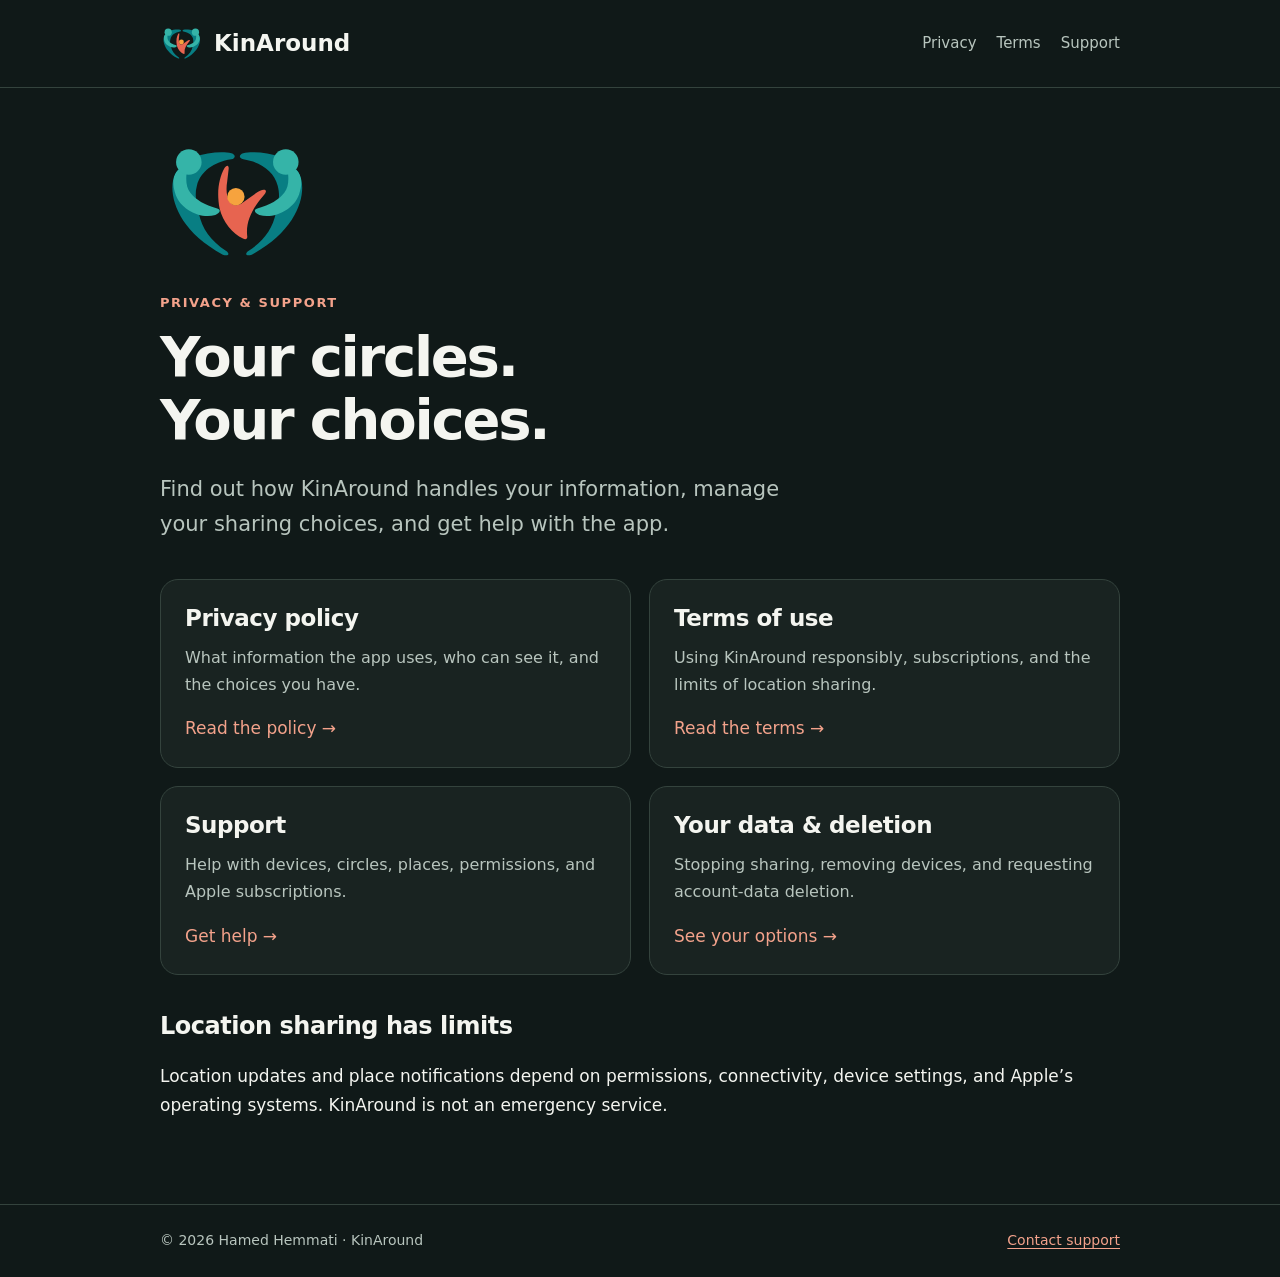
<file: index.html>
<!doctype html>
<html lang="en">
<head>
  <meta charset="utf-8">
  <meta name="viewport" content="width=device-width, initial-scale=1">
  <meta name="description" content="Privacy, terms, support, and data deletion information for KinAround.">
  <title>KinAround — Privacy &amp; Support</title>
  <link rel="stylesheet" href="assets/site.css">
  <link rel="icon" type="image/png" sizes="32x32" href="assets/favicon-32.png">
  <link rel="icon" type="image/svg+xml" href="assets/kinaround-logo.svg">
  <link rel="apple-touch-icon" sizes="180x180" href="assets/apple-touch-icon.png">
</head>
<body>
  <a class="skip" href="#main">Skip to content</a>
  <header><div class="container header">
    <a class="brand" href="./"><img class="brand-mark" src="assets/kinaround-logo.svg" width="44" height="35" alt="">KinAround</a>
    <nav aria-label="Main navigation"><a href="privacy/">Privacy</a><a href="terms/">Terms</a><a href="support/">Support</a></nav>
  </div></header>
  <main id="main" class="container">
    <img class="hero-logo" src="assets/kinaround-logo.svg" width="156" height="124" alt="" aria-hidden="true">
    <p class="eyebrow">Privacy &amp; support</p>
    <h1>Your circles.<br>Your choices.</h1>
    <p class="lead">Find out how KinAround handles your information, manage your sharing choices, and get help with the app.</p>
    <div class="grid">
      <a class="card" href="privacy/"><h2>Privacy policy</h2><p>What information the app uses, who can see it, and the choices you have.</p><span class="arrow">Read the policy →</span></a>
      <a class="card" href="terms/"><h2>Terms of use</h2><p>Using KinAround responsibly, subscriptions, and the limits of location sharing.</p><span class="arrow">Read the terms →</span></a>
      <a class="card" href="support/"><h2>Support</h2><p>Help with devices, circles, places, permissions, and Apple subscriptions.</p><span class="arrow">Get help →</span></a>
      <a class="card" href="delete-account/"><h2>Your data &amp; deletion</h2><p>Stopping sharing, removing devices, and requesting account-data deletion.</p><span class="arrow">See your options →</span></a>
    </div>
    <h2>Location sharing has limits</h2>
    <p>Location updates and place notifications depend on permissions, connectivity, device settings, and Apple’s operating systems. KinAround is not an emergency service.</p>
  </main>
  <footer><div class="container footer"><span>© 2026 Hamed Hemmati · KinAround</span><a href="mailto:help@lowgear.ai">Contact support</a></div></footer>
</body>
</html>
</file>
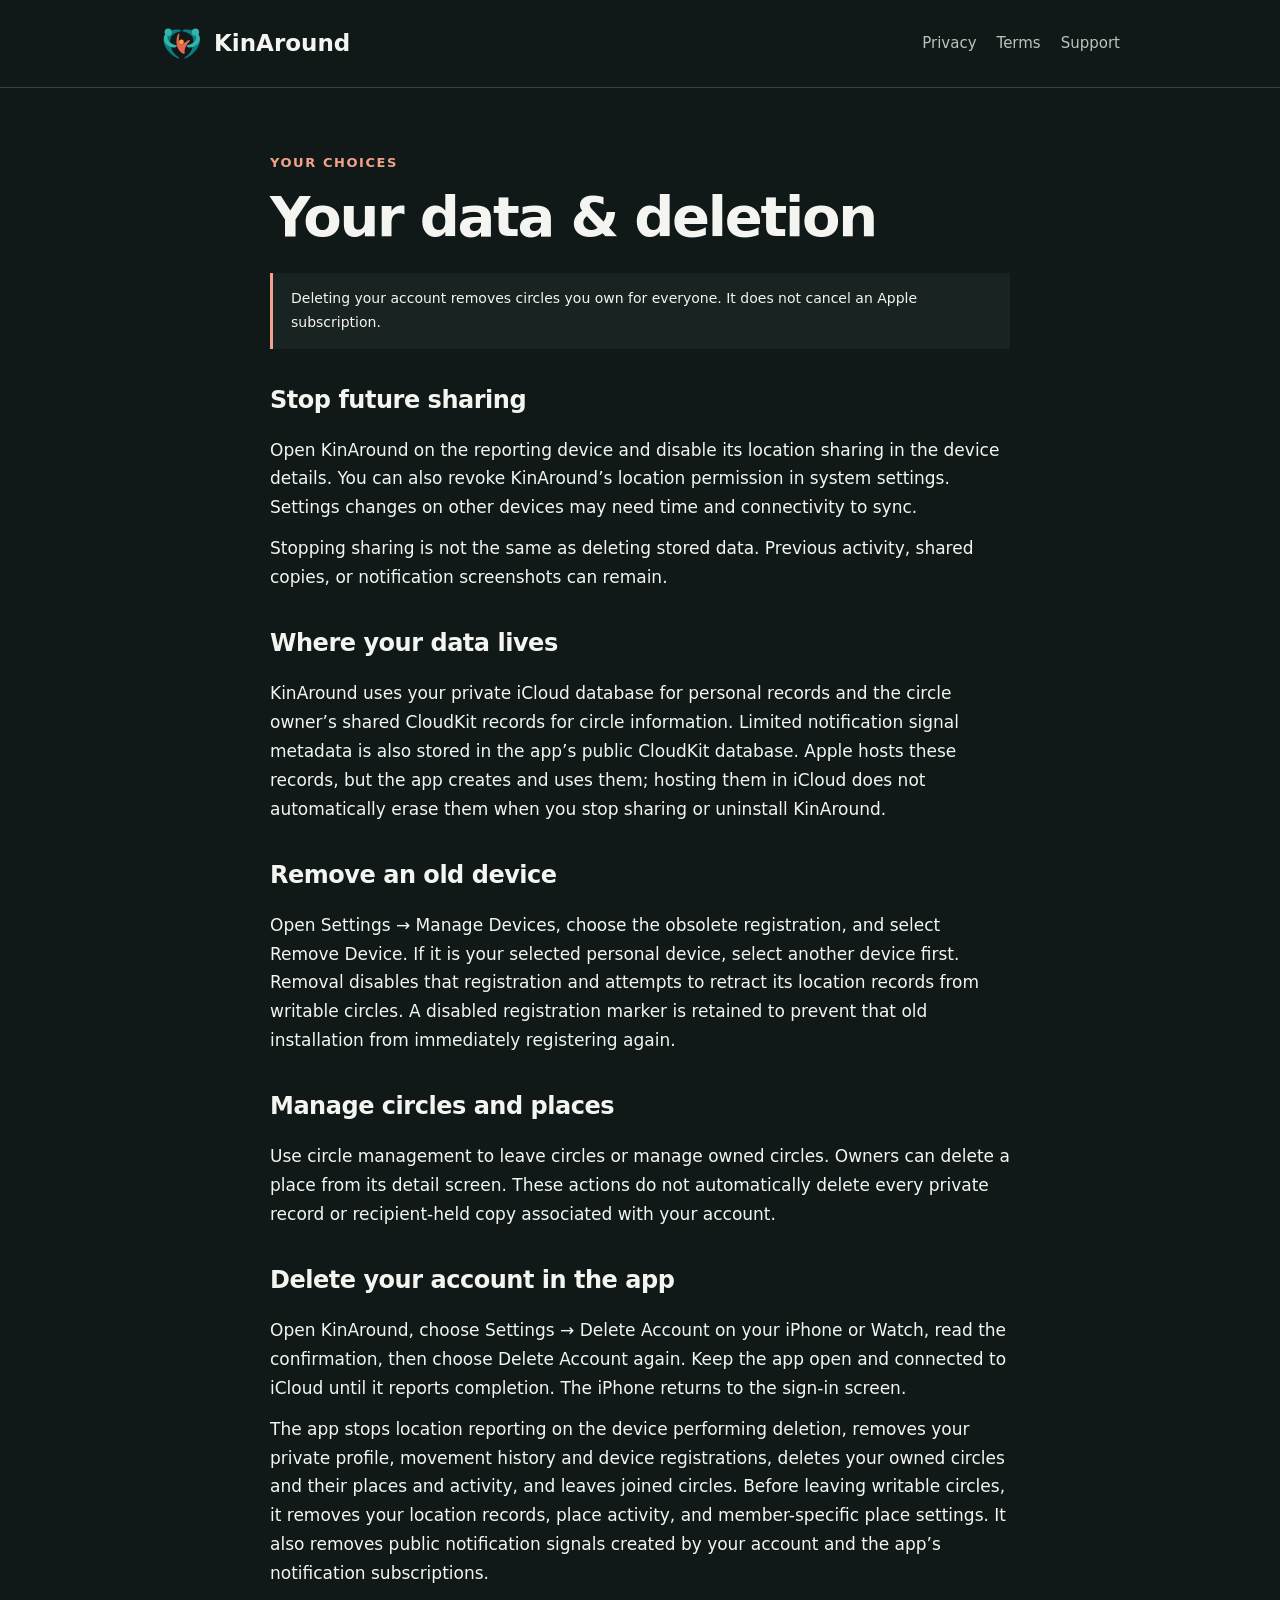
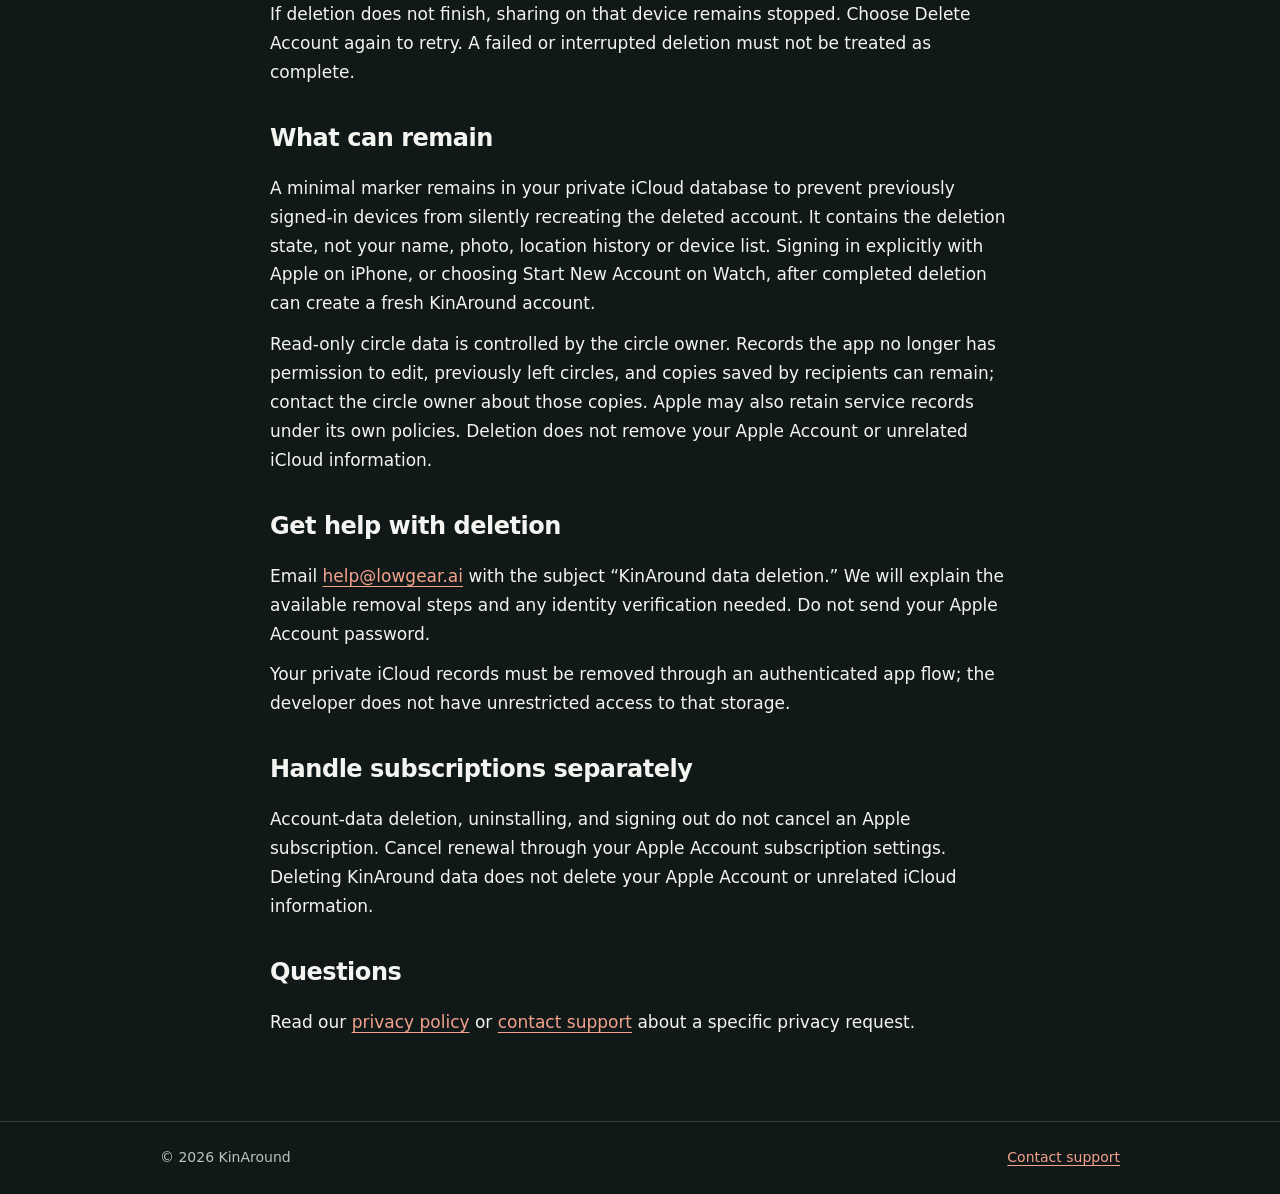
<file: delete-account/index.html>
<!doctype html>
<html lang="en">
<head>
  <meta charset="utf-8"><meta name="viewport" content="width=device-width, initial-scale=1">
  <meta name="description" content="KinAround sharing controls, removal options, and account-data deletion requests.">
  <title>Your Data &amp; Deletion — KinAround</title><link rel="stylesheet" href="../assets/site.css">
  <link rel="icon" type="image/png" sizes="32x32" href="../assets/favicon-32.png">
  <link rel="icon" type="image/svg+xml" href="../assets/kinaround-logo.svg">
  <link rel="apple-touch-icon" sizes="180x180" href="../assets/apple-touch-icon.png">
</head>
<body>
  <a class="skip" href="#main">Skip to content</a>
  <header><div class="container header"><a class="brand" href="../"><img class="brand-mark" src="../assets/kinaround-logo.svg" width="44" height="35" alt="">KinAround</a><nav aria-label="Main navigation"><a href="../privacy/">Privacy</a><a href="../terms/">Terms</a><a href="../support/">Support</a></nav></div></header>
  <main id="main" class="container reading">
    <p class="eyebrow">Your choices</p><h1>Your data &amp; deletion</h1>
    <p class="notice">Deleting your account removes circles you own for everyone. It does not cancel an Apple subscription.</p>
    <h2>Stop future sharing</h2>
    <p>Open KinAround on the reporting device and disable its location sharing in the device details. You can also revoke KinAround’s location permission in system settings. Settings changes on other devices may need time and connectivity to sync.</p>
    <p>Stopping sharing is not the same as deleting stored data. Previous activity, shared copies, or notification screenshots can remain.</p>
    <h2>Where your data lives</h2>
    <p>KinAround uses your private iCloud database for personal records and the circle owner’s shared CloudKit records for circle information. Limited notification signal metadata is also stored in the app’s public CloudKit database. Apple hosts these records, but the app creates and uses them; hosting them in iCloud does not automatically erase them when you stop sharing or uninstall KinAround.</p>
    <h2>Remove an old device</h2>
    <p>Open Settings → Manage Devices, choose the obsolete registration, and select Remove Device. If it is your selected personal device, select another device first. Removal disables that registration and attempts to retract its location records from writable circles. A disabled registration marker is retained to prevent that old installation from immediately registering again.</p>
    <h2>Manage circles and places</h2>
    <p>Use circle management to leave circles or manage owned circles. Owners can delete a place from its detail screen. These actions do not automatically delete every private record or recipient-held copy associated with your account.</p>
    <h2>Delete your account in the app</h2>
    <p>Open KinAround, choose Settings → Delete Account on your iPhone or Watch, read the confirmation, then choose Delete Account again. Keep the app open and connected to iCloud until it reports completion. The iPhone returns to the sign-in screen.</p>
    <p>The app stops location reporting on the device performing deletion, removes your private profile, movement history and device registrations, deletes your owned circles and their places and activity, and leaves joined circles. Before leaving writable circles, it removes your location records, place activity, and member-specific place settings. It also removes public notification signals created by your account and the app’s notification subscriptions.</p>
    <p>If deletion does not finish, sharing on that device remains stopped. Choose Delete Account again to retry. A failed or interrupted deletion must not be treated as complete.</p>
    <h2>What can remain</h2>
    <p>A minimal marker remains in your private iCloud database to prevent previously signed-in devices from silently recreating the deleted account. It contains the deletion state, not your name, photo, location history or device list. Signing in explicitly with Apple on iPhone, or choosing Start New Account on Watch, after completed deletion can create a fresh KinAround account.</p>
    <p>Read-only circle data is controlled by the circle owner. Records the app no longer has permission to edit, previously left circles, and copies saved by recipients can remain; contact the circle owner about those copies. Apple may also retain service records under its own policies. Deletion does not remove your Apple Account or unrelated iCloud information.</p>
    <h2>Get help with deletion</h2>
    <p>Email <a href="mailto:help@lowgear.ai">help@lowgear.ai</a> with the subject “KinAround data deletion.” We will explain the available removal steps and any identity verification needed. Do not send your Apple Account password.</p>
    <p>Your private iCloud records must be removed through an authenticated app flow; the developer does not have unrestricted access to that storage.</p>
    <h2>Handle subscriptions separately</h2>
    <p>Account-data deletion, uninstalling, and signing out do not cancel an Apple subscription. Cancel renewal through your Apple Account subscription settings. Deleting KinAround data does not delete your Apple Account or unrelated iCloud information.</p>
    <h2>Questions</h2>
    <p>Read our <a href="../privacy/">privacy policy</a> or <a href="../support/#contact">contact support</a> about a specific privacy request.</p>
  </main>
  <footer><div class="container footer"><span>© 2026 KinAround</span><a href="../support/#contact">Contact support</a></div></footer>
</body>
</html>
</file>
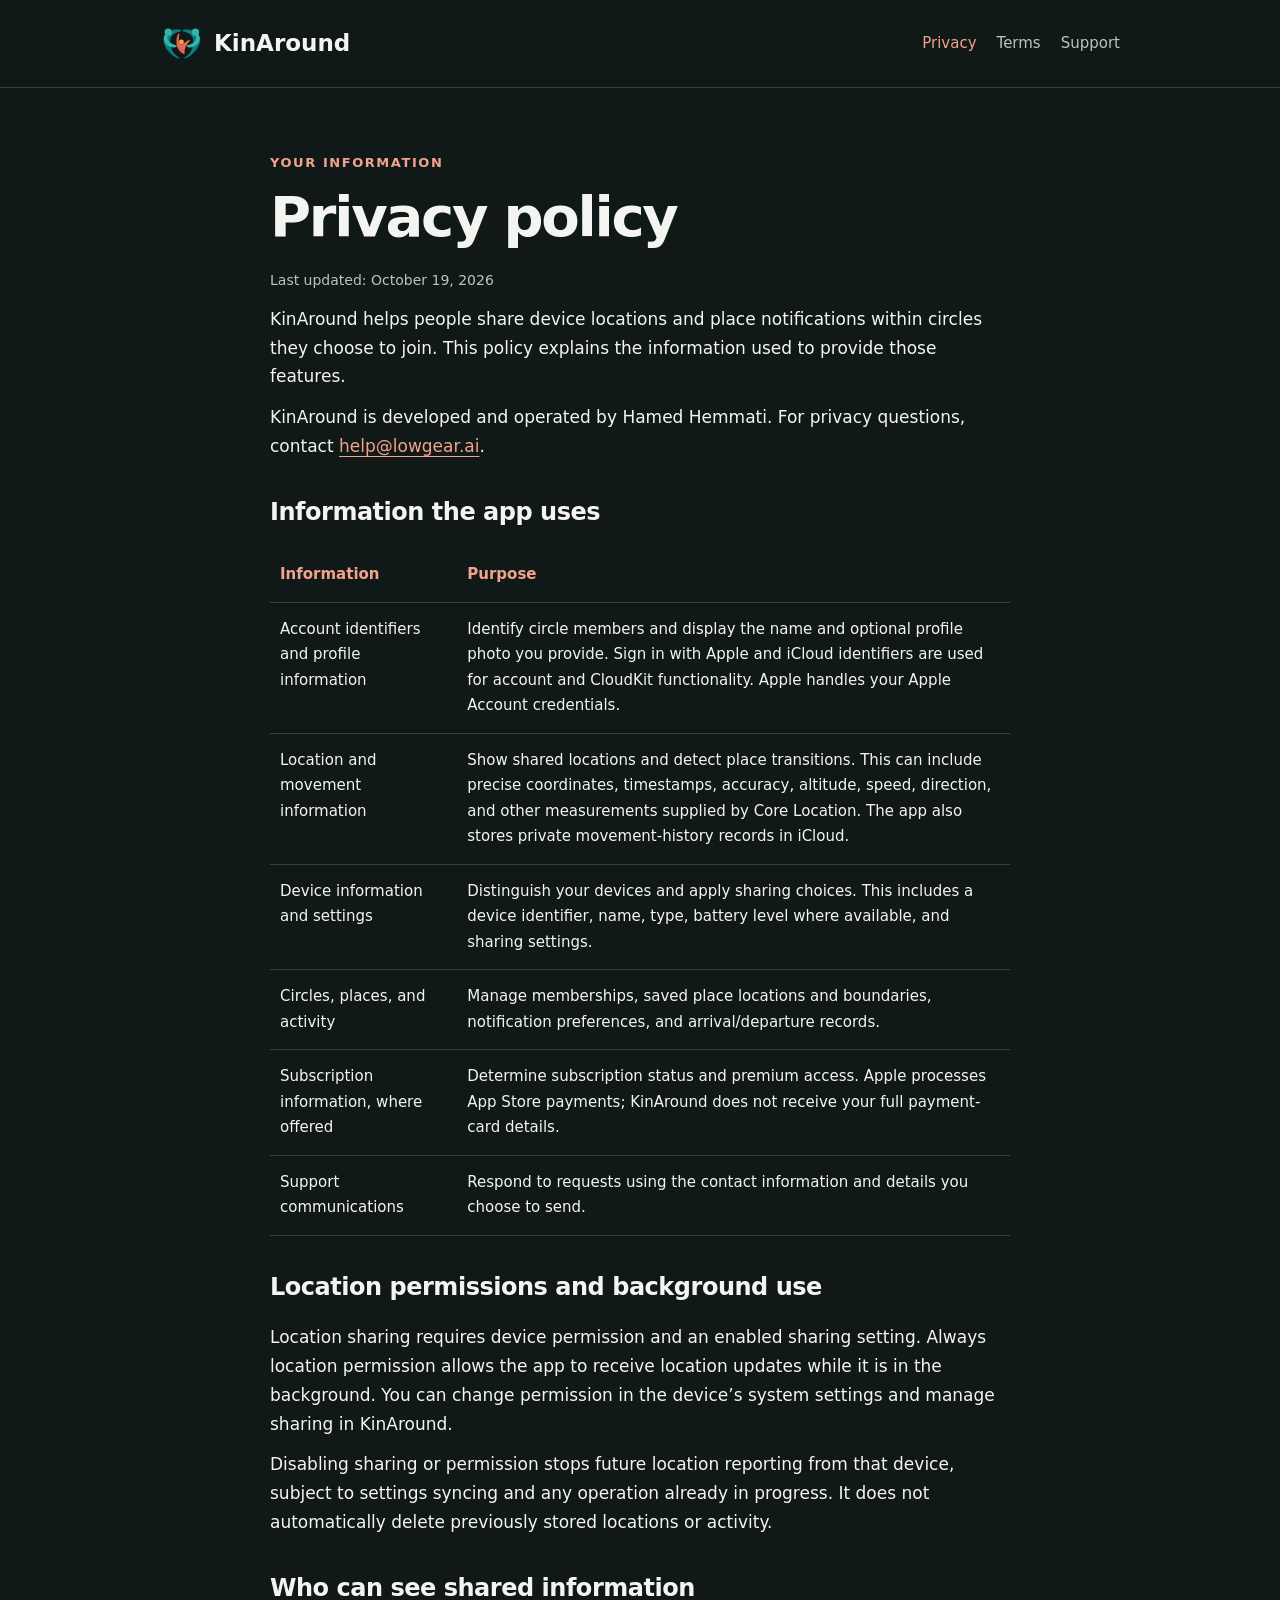
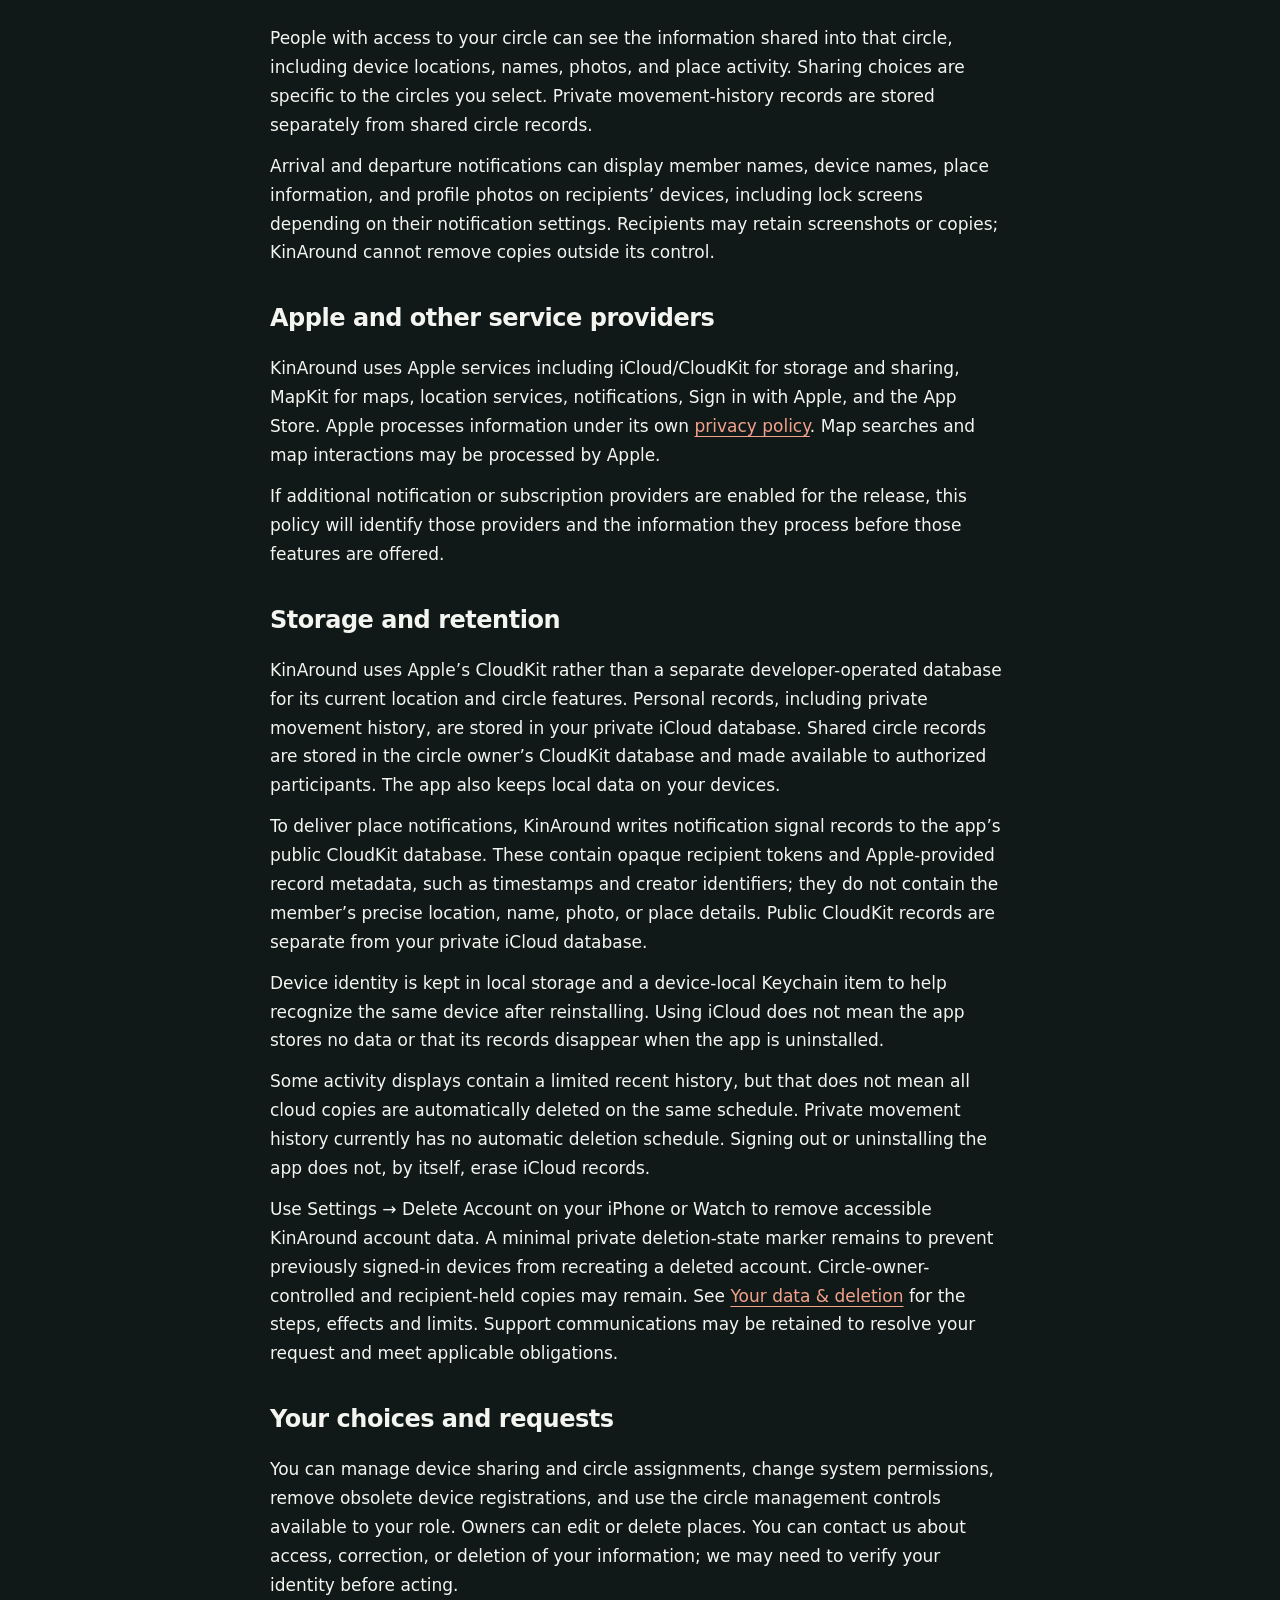
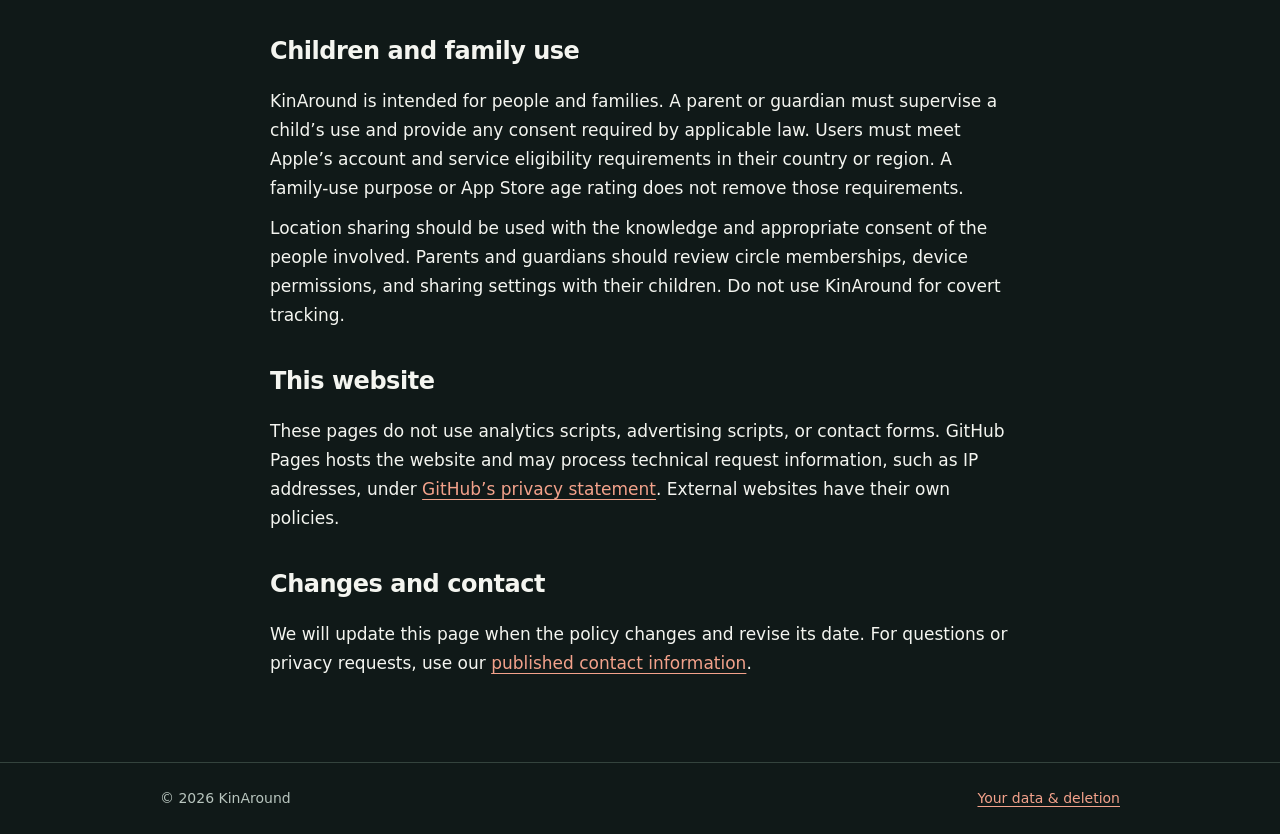
<file: privacy/index.html>
<!doctype html>
<html lang="en">
<head>
  <meta charset="utf-8"><meta name="viewport" content="width=device-width, initial-scale=1">
  <meta name="description" content="How KinAround uses location, profile, device, and circle information.">
  <title>Privacy Policy — KinAround</title><link rel="stylesheet" href="../assets/site.css">
  <link rel="icon" type="image/png" sizes="32x32" href="../assets/favicon-32.png">
  <link rel="icon" type="image/svg+xml" href="../assets/kinaround-logo.svg">
  <link rel="apple-touch-icon" sizes="180x180" href="../assets/apple-touch-icon.png">
</head>
<body>
  <a class="skip" href="#main">Skip to content</a>
  <header><div class="container header"><a class="brand" href="../"><img class="brand-mark" src="../assets/kinaround-logo.svg" width="44" height="35" alt="">KinAround</a><nav aria-label="Main navigation"><a href="../privacy/" aria-current="page">Privacy</a><a href="../terms/">Terms</a><a href="../support/">Support</a></nav></div></header>
  <main id="main" class="container reading">
    <p class="eyebrow">Your information</p><h1>Privacy policy</h1>
    <p class="meta">Last updated: October 19, 2026</p>
    <p>KinAround helps people share device locations and place notifications within circles they choose to join. This policy explains the information used to provide those features.</p>
    <p>KinAround is developed and operated by Hamed Hemmati. For privacy questions, contact <a href="mailto:help@lowgear.ai">help@lowgear.ai</a>.</p>
    <h2>Information the app uses</h2>
    <div class="table-wrap"><table>
      <thead><tr><th scope="col">Information</th><th scope="col">Purpose</th></tr></thead>
      <tbody>
        <tr><td>Account identifiers and profile information</td><td>Identify circle members and display the name and optional profile photo you provide. Sign in with Apple and iCloud identifiers are used for account and CloudKit functionality. Apple handles your Apple Account credentials.</td></tr>
        <tr><td>Location and movement information</td><td>Show shared locations and detect place transitions. This can include precise coordinates, timestamps, accuracy, altitude, speed, direction, and other measurements supplied by Core Location. The app also stores private movement-history records in iCloud.</td></tr>
        <tr><td>Device information and settings</td><td>Distinguish your devices and apply sharing choices. This includes a device identifier, name, type, battery level where available, and sharing settings.</td></tr>
        <tr><td>Circles, places, and activity</td><td>Manage memberships, saved place locations and boundaries, notification preferences, and arrival/departure records.</td></tr>
        <tr><td>Subscription information, where offered</td><td>Determine subscription status and premium access. Apple processes App Store payments; KinAround does not receive your full payment-card details.</td></tr>
        <tr><td>Support communications</td><td>Respond to requests using the contact information and details you choose to send.</td></tr>
      </tbody>
    </table></div>
    <h2>Location permissions and background use</h2>
    <p>Location sharing requires device permission and an enabled sharing setting. Always location permission allows the app to receive location updates while it is in the background. You can change permission in the device’s system settings and manage sharing in KinAround.</p>
    <p>Disabling sharing or permission stops future location reporting from that device, subject to settings syncing and any operation already in progress. It does not automatically delete previously stored locations or activity.</p>
    <h2>Who can see shared information</h2>
    <p>People with access to your circle can see the information shared into that circle, including device locations, names, photos, and place activity. Sharing choices are specific to the circles you select. Private movement-history records are stored separately from shared circle records.</p>
    <p>Arrival and departure notifications can display member names, device names, place information, and profile photos on recipients’ devices, including lock screens depending on their notification settings. Recipients may retain screenshots or copies; KinAround cannot remove copies outside its control.</p>
    <h2>Apple and other service providers</h2>
    <p>KinAround uses Apple services including iCloud/CloudKit for storage and sharing, MapKit for maps, location services, notifications, Sign in with Apple, and the App Store. Apple processes information under its own <a href="https://www.apple.com/legal/privacy/">privacy policy</a>. Map searches and map interactions may be processed by Apple.</p>
    <p>If additional notification or subscription providers are enabled for the release, this policy will identify those providers and the information they process before those features are offered.</p>
    <h2>Storage and retention</h2>
    <p>KinAround uses Apple’s CloudKit rather than a separate developer-operated database for its current location and circle features. Personal records, including private movement history, are stored in your private iCloud database. Shared circle records are stored in the circle owner’s CloudKit database and made available to authorized participants. The app also keeps local data on your devices.</p>
    <p>To deliver place notifications, KinAround writes notification signal records to the app’s public CloudKit database. These contain opaque recipient tokens and Apple-provided record metadata, such as timestamps and creator identifiers; they do not contain the member’s precise location, name, photo, or place details. Public CloudKit records are separate from your private iCloud database.</p>
    <p>Device identity is kept in local storage and a device-local Keychain item to help recognize the same device after reinstalling. Using iCloud does not mean the app stores no data or that its records disappear when the app is uninstalled.</p>
    <p>Some activity displays contain a limited recent history, but that does not mean all cloud copies are automatically deleted on the same schedule. Private movement history currently has no automatic deletion schedule. Signing out or uninstalling the app does not, by itself, erase iCloud records.</p>
    <p>Use Settings → Delete Account on your iPhone or Watch to remove accessible KinAround account data. A minimal private deletion-state marker remains to prevent previously signed-in devices from recreating a deleted account. Circle-owner-controlled and recipient-held copies may remain. See <a href="../delete-account/">Your data &amp; deletion</a> for the steps, effects and limits. Support communications may be retained to resolve your request and meet applicable obligations.</p>
    <h2>Your choices and requests</h2>
    <p>You can manage device sharing and circle assignments, change system permissions, remove obsolete device registrations, and use the circle management controls available to your role. Owners can edit or delete places. You can contact us about access, correction, or deletion of your information; we may need to verify your identity before acting.</p>
    <h2>Children and family use</h2>
    <p>KinAround is intended for people and families. A parent or guardian must supervise a child’s use and provide any consent required by applicable law. Users must meet Apple’s account and service eligibility requirements in their country or region. A family-use purpose or App Store age rating does not remove those requirements.</p>
    <p>Location sharing should be used with the knowledge and appropriate consent of the people involved. Parents and guardians should review circle memberships, device permissions, and sharing settings with their children. Do not use KinAround for covert tracking.</p>
    <h2>This website</h2>
    <p>These pages do not use analytics scripts, advertising scripts, or contact forms. GitHub Pages hosts the website and may process technical request information, such as IP addresses, under <a href="https://docs.github.com/en/site-policy/privacy-policies/github-general-privacy-statement">GitHub’s privacy statement</a>. External websites have their own policies.</p>
    <h2>Changes and contact</h2>
    <p>We will update this page when the policy changes and revise its date. For questions or privacy requests, use our <a href="../support/#contact">published contact information</a>.</p>
  </main>
  <footer><div class="container footer"><span>© 2026 KinAround</span><a href="../delete-account/">Your data &amp; deletion</a></div></footer>
</body>
</html>
</file>
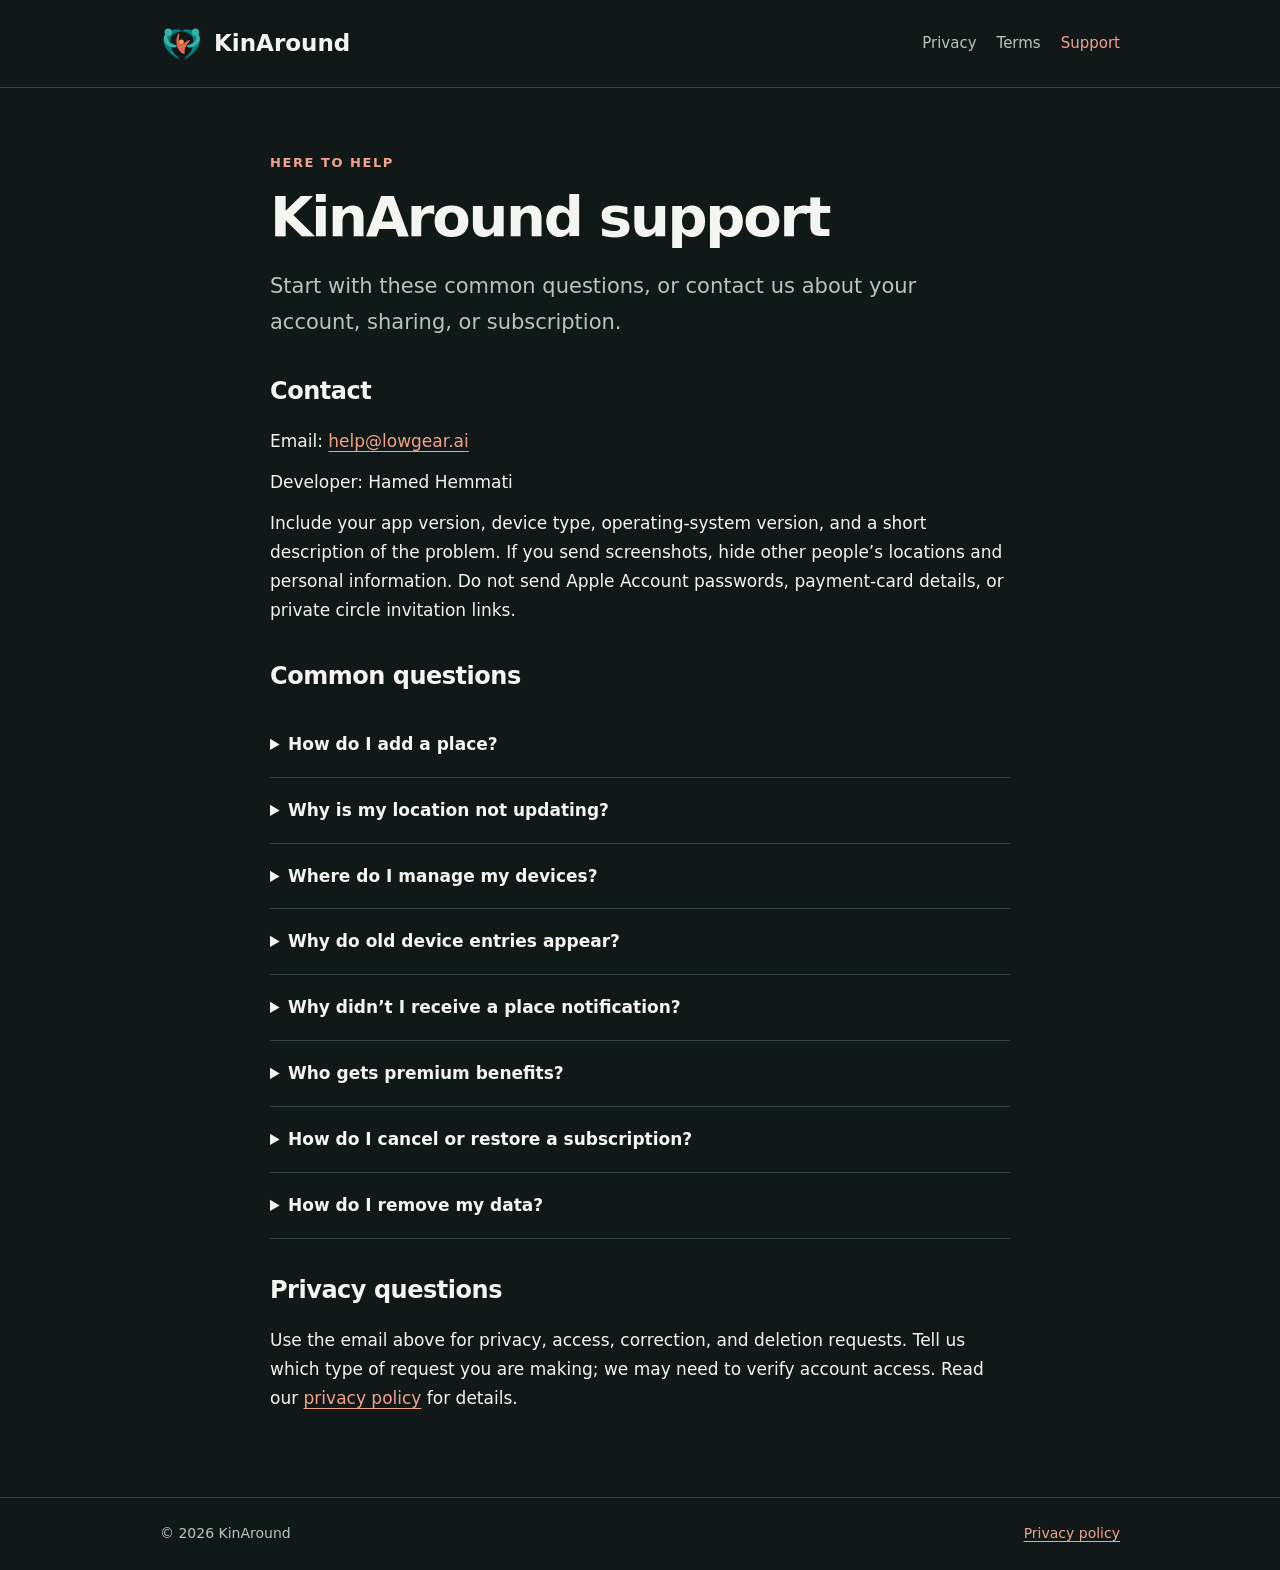
<file: support/index.html>
<!doctype html>
<html lang="en">
<head>
  <meta charset="utf-8"><meta name="viewport" content="width=device-width, initial-scale=1">
  <meta name="description" content="Help with KinAround devices, location permissions, circles, places, and subscriptions.">
  <title>Support — KinAround</title><link rel="stylesheet" href="../assets/site.css">
  <link rel="icon" type="image/png" sizes="32x32" href="../assets/favicon-32.png">
  <link rel="icon" type="image/svg+xml" href="../assets/kinaround-logo.svg">
  <link rel="apple-touch-icon" sizes="180x180" href="../assets/apple-touch-icon.png">
</head>
<body>
  <a class="skip" href="#main">Skip to content</a>
  <header><div class="container header"><a class="brand" href="../"><img class="brand-mark" src="../assets/kinaround-logo.svg" width="44" height="35" alt="">KinAround</a><nav aria-label="Main navigation"><a href="../privacy/">Privacy</a><a href="../terms/">Terms</a><a href="../support/" aria-current="page">Support</a></nav></div></header>
  <main id="main" class="container reading">
    <p class="eyebrow">Here to help</p><h1>KinAround support</h1><p class="lead">Start with these common questions, or contact us about your account, sharing, or subscription.</p>
    <h2 id="contact">Contact</h2>
    <p>Email: <a href="mailto:help@lowgear.ai">help@lowgear.ai</a></p>
    <p>Developer: Hamed Hemmati</p>
    <p>Include your app version, device type, operating-system version, and a short description of the problem. If you send screenshots, hide other people’s locations and personal information. Do not send Apple Account passwords, payment-card details, or private circle invitation links.</p>
    <h2>Common questions</h2>
    <details><summary>How do I add a place?</summary><p>Open the Map tab and tap an empty location on the map. Name and save the place in the editor. Free circles support three places; at that limit, the app explains the premium upgrade option. Open the Places tab to see a place’s details and activity.</p></details>
    <details><summary>Why is my location not updating?</summary><p>Check Location Services and KinAround’s location permission on the device that should report. For background sharing, allow Always access. Check connectivity, sharing settings, and the selected personal device. Device settings and operating-system restrictions can delay updates.</p></details>
    <details><summary>Where do I manage my devices?</summary><p>Open Settings → Manage Devices. Tap a device to view its sharing status and details. Start location sharing or select it as your personal location from KinAround on that device. In free circles, activating another personal device replaces the previous one.</p></details>
    <details><summary>Why do old device entries appear?</summary><p>Earlier app installations could register again after local app data was cleared. Current versions use device-local Keychain storage to help preserve identity. In Manage Devices, remove obsolete entries. If an old entry is selected as your personal device, choose your current device first. Devices with the same name are not automatically merged.</p></details>
    <details><summary>Why didn’t I receive a place notification?</summary><p>Check notification permission and Focus settings on the receiving device. Check location permission and sharing on the reporting member’s personal device. Premium place rules may select particular members or transitions. A first location fix establishes a starting state and does not necessarily create an arrival event. Notifications are not guaranteed.</p></details>
    <details><summary>Who gets premium benefits?</summary><p>Where Premium is offered, the circle owner’s subscription covers members within circles that owner owns. It does not upgrade other owners’ circles. Premium does not bypass device location permissions or sharing choices.</p></details>
    <details><summary>How do I cancel or restore a subscription?</summary><p>Manage or cancel in your device’s Apple Account subscription settings, or use the subscription-management action in KinAround’s Membership screen. Use Restore Purchases for an existing purchase. Deleting the app or KinAround data does not cancel billing. For refunds, visit <a href="https://reportaproblem.apple.com/">Apple’s refund page</a>.</p></details>
    <details><summary>How do I remove my data?</summary><p>See <a href="../delete-account/">Your data &amp; deletion</a>. Stopping sharing, signing out, and uninstalling are different from deleting stored iCloud data.</p></details>
    <h2>Privacy questions</h2><p>Use the email above for privacy, access, correction, and deletion requests. Tell us which type of request you are making; we may need to verify account access. Read our <a href="../privacy/">privacy policy</a> for details.</p>
  </main>
  <footer><div class="container footer"><span>© 2026 KinAround</span><a href="../privacy/">Privacy policy</a></div></footer>
</body>
</html>
</file>
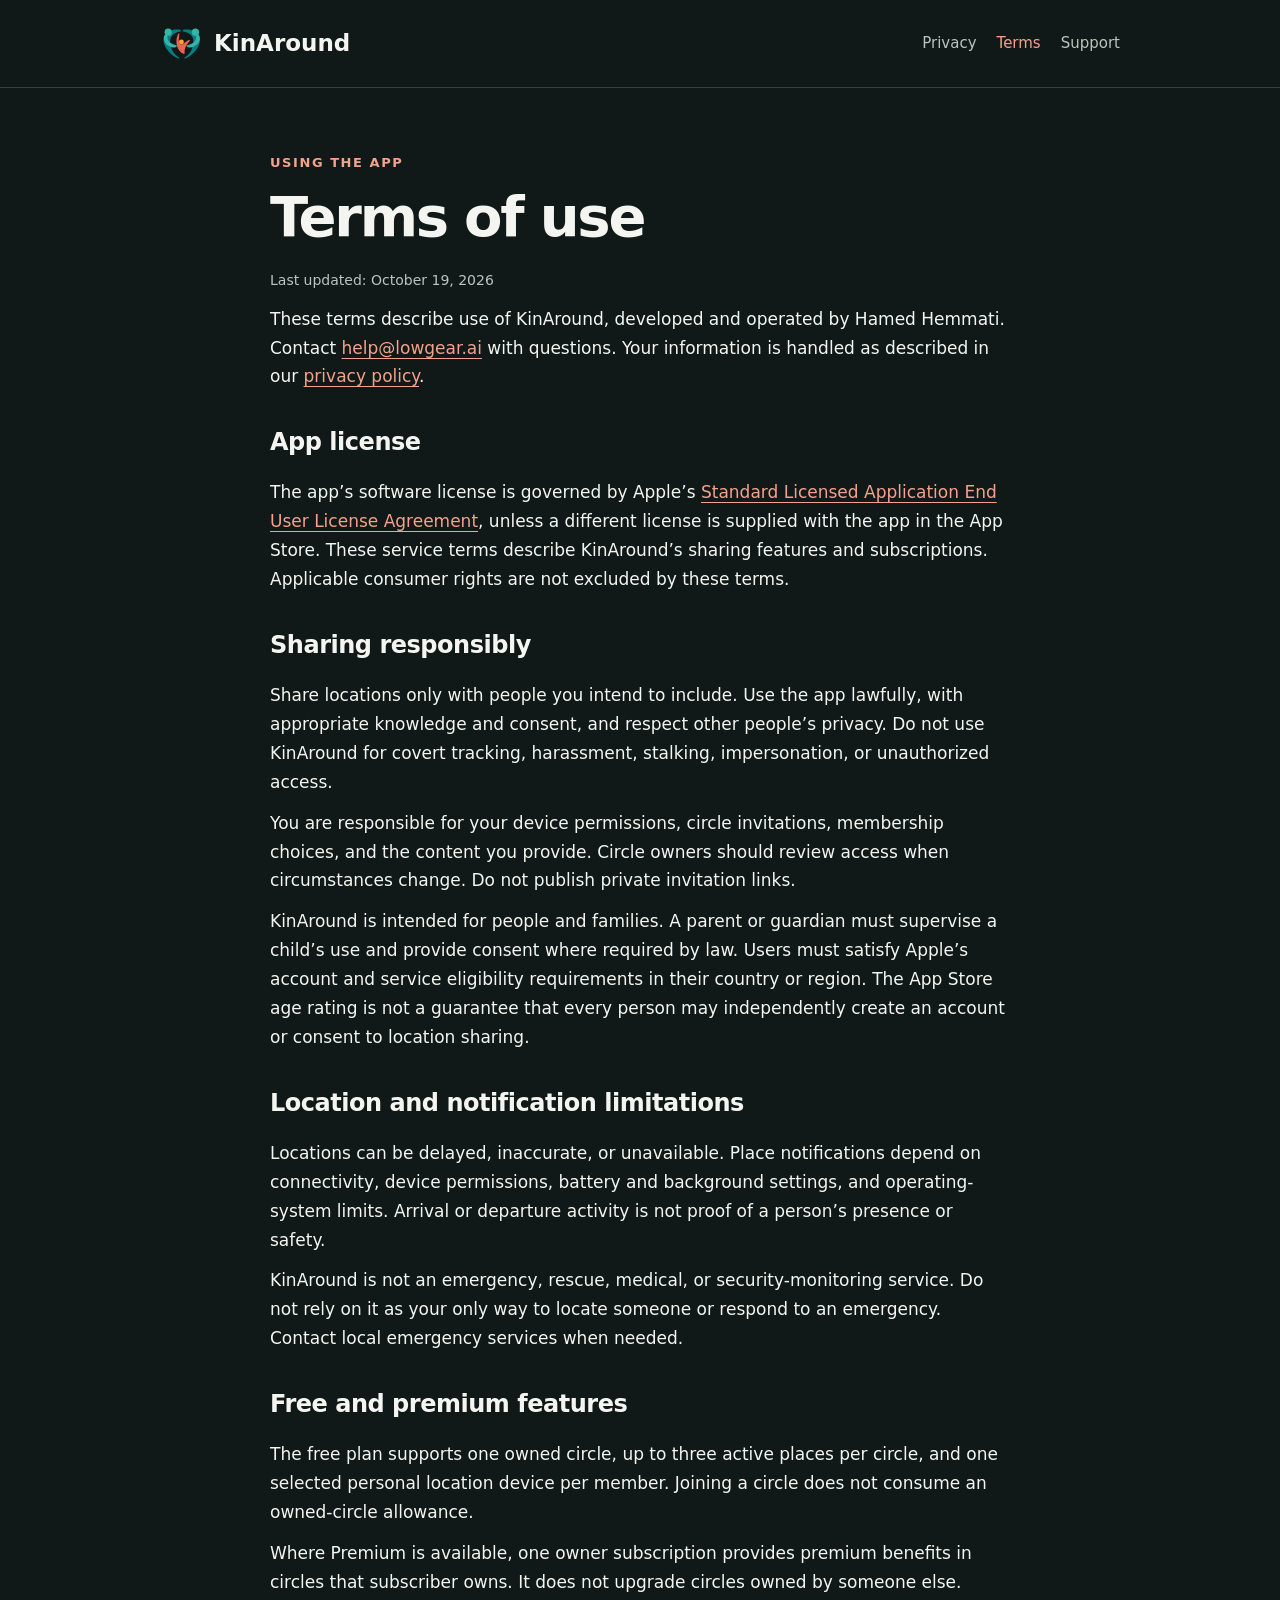
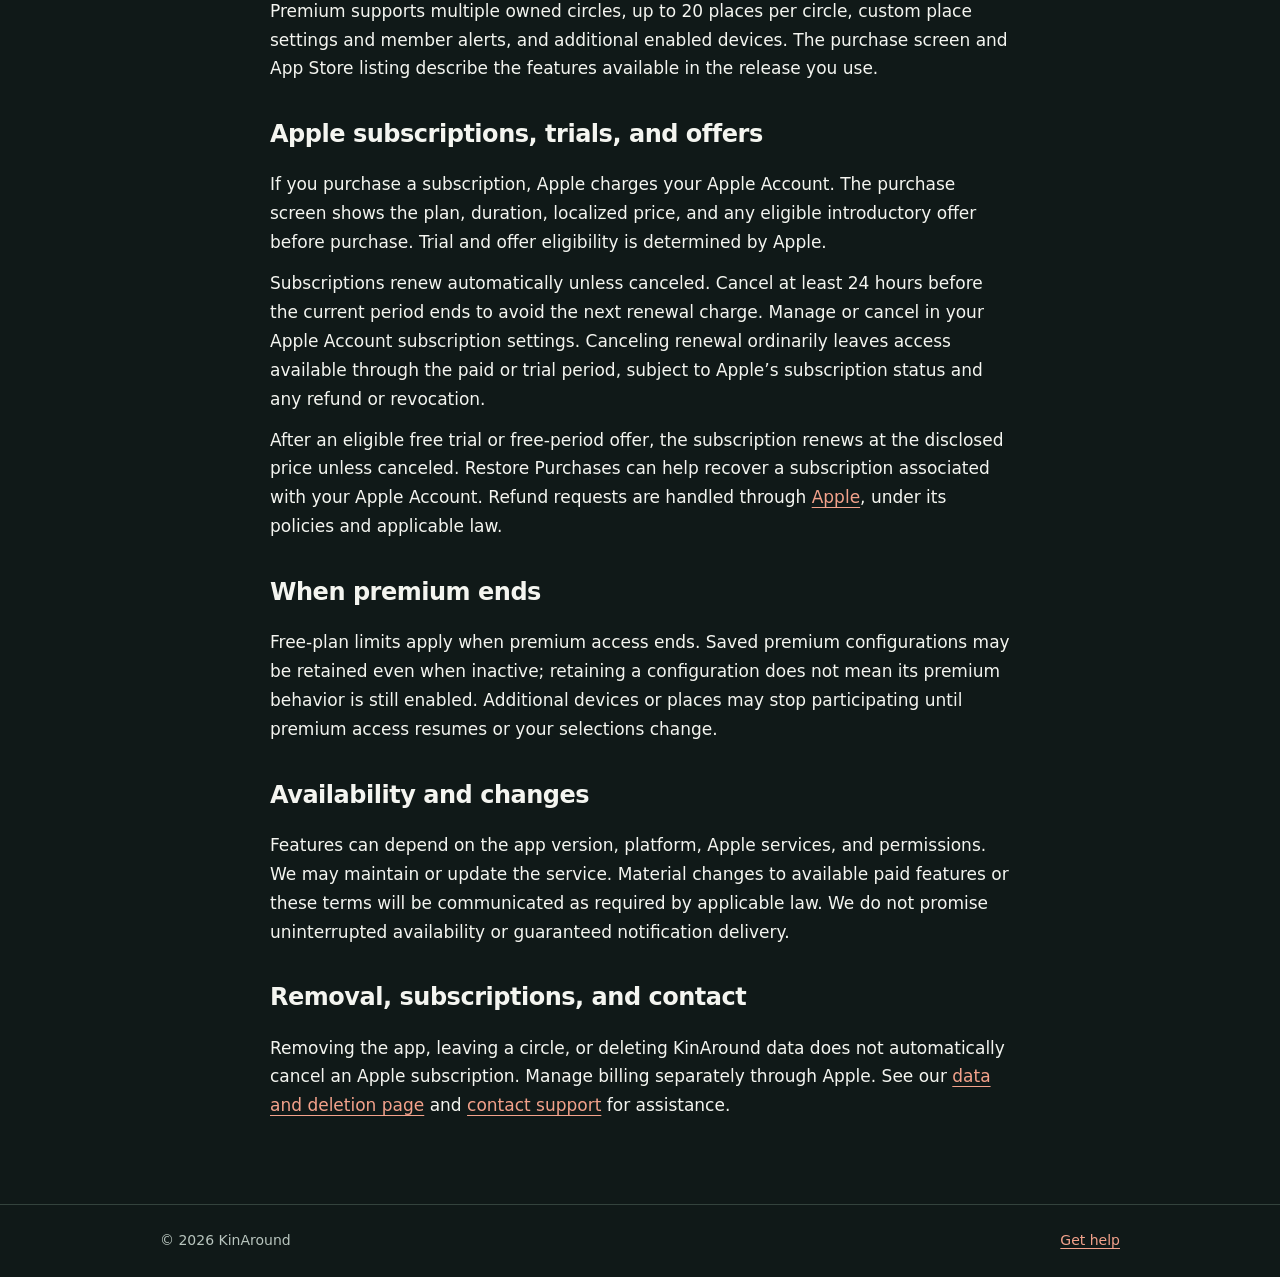
<file: terms/index.html>
<!doctype html>
<html lang="en">
<head>
  <meta charset="utf-8"><meta name="viewport" content="width=device-width, initial-scale=1">
  <meta name="description" content="Terms for using KinAround, location sharing, and Apple subscriptions.">
  <title>Terms of Use — KinAround</title><link rel="stylesheet" href="../assets/site.css">
  <link rel="icon" type="image/png" sizes="32x32" href="../assets/favicon-32.png">
  <link rel="icon" type="image/svg+xml" href="../assets/kinaround-logo.svg">
  <link rel="apple-touch-icon" sizes="180x180" href="../assets/apple-touch-icon.png">
</head>
<body>
  <a class="skip" href="#main">Skip to content</a>
  <header><div class="container header"><a class="brand" href="../"><img class="brand-mark" src="../assets/kinaround-logo.svg" width="44" height="35" alt="">KinAround</a><nav aria-label="Main navigation"><a href="../privacy/">Privacy</a><a href="../terms/" aria-current="page">Terms</a><a href="../support/">Support</a></nav></div></header>
  <main id="main" class="container reading">
    <p class="eyebrow">Using the app</p><h1>Terms of use</h1><p class="meta">Last updated: October 19, 2026</p>
    <p>These terms describe use of KinAround, developed and operated by Hamed Hemmati. Contact <a href="mailto:help@lowgear.ai">help@lowgear.ai</a> with questions. Your information is handled as described in our <a href="../privacy/">privacy policy</a>.</p>
    <h2>App license</h2>
    <p>The app’s software license is governed by Apple’s <a href="https://www.apple.com/legal/internet-services/itunes/dev/stdeula/">Standard Licensed Application End User License Agreement</a>, unless a different license is supplied with the app in the App Store. These service terms describe KinAround’s sharing features and subscriptions. Applicable consumer rights are not excluded by these terms.</p>
    <h2>Sharing responsibly</h2>
    <p>Share locations only with people you intend to include. Use the app lawfully, with appropriate knowledge and consent, and respect other people’s privacy. Do not use KinAround for covert tracking, harassment, stalking, impersonation, or unauthorized access.</p>
    <p>You are responsible for your device permissions, circle invitations, membership choices, and the content you provide. Circle owners should review access when circumstances change. Do not publish private invitation links.</p>
    <p>KinAround is intended for people and families. A parent or guardian must supervise a child’s use and provide consent where required by law. Users must satisfy Apple’s account and service eligibility requirements in their country or region. The App Store age rating is not a guarantee that every person may independently create an account or consent to location sharing.</p>
    <h2>Location and notification limitations</h2>
    <p>Locations can be delayed, inaccurate, or unavailable. Place notifications depend on connectivity, device permissions, battery and background settings, and operating-system limits. Arrival or departure activity is not proof of a person’s presence or safety.</p>
    <p>KinAround is not an emergency, rescue, medical, or security-monitoring service. Do not rely on it as your only way to locate someone or respond to an emergency. Contact local emergency services when needed.</p>
    <h2>Free and premium features</h2>
    <p>The free plan supports one owned circle, up to three active places per circle, and one selected personal location device per member. Joining a circle does not consume an owned-circle allowance.</p>
    <p>Where Premium is available, one owner subscription provides premium benefits in circles that subscriber owns. It does not upgrade circles owned by someone else. Premium supports multiple owned circles, up to 20 places per circle, custom place settings and member alerts, and additional enabled devices. The purchase screen and App Store listing describe the features available in the release you use.</p>
    <h2>Apple subscriptions, trials, and offers</h2>
    <p>If you purchase a subscription, Apple charges your Apple Account. The purchase screen shows the plan, duration, localized price, and any eligible introductory offer before purchase. Trial and offer eligibility is determined by Apple.</p>
    <p>Subscriptions renew automatically unless canceled. Cancel at least 24 hours before the current period ends to avoid the next renewal charge. Manage or cancel in your Apple Account subscription settings. Canceling renewal ordinarily leaves access available through the paid or trial period, subject to Apple’s subscription status and any refund or revocation.</p>
    <p>After an eligible free trial or free-period offer, the subscription renews at the disclosed price unless canceled. Restore Purchases can help recover a subscription associated with your Apple Account. Refund requests are handled through <a href="https://reportaproblem.apple.com/">Apple</a>, under its policies and applicable law.</p>
    <h2>When premium ends</h2>
    <p>Free-plan limits apply when premium access ends. Saved premium configurations may be retained even when inactive; retaining a configuration does not mean its premium behavior is still enabled. Additional devices or places may stop participating until premium access resumes or your selections change.</p>
    <h2>Availability and changes</h2>
    <p>Features can depend on the app version, platform, Apple services, and permissions. We may maintain or update the service. Material changes to available paid features or these terms will be communicated as required by applicable law. We do not promise uninterrupted availability or guaranteed notification delivery.</p>
    <h2>Removal, subscriptions, and contact</h2>
    <p>Removing the app, leaving a circle, or deleting KinAround data does not automatically cancel an Apple subscription. Manage billing separately through Apple. See our <a href="../delete-account/">data and deletion page</a> and <a href="../support/#contact">contact support</a> for assistance.</p>
  </main>
  <footer><div class="container footer"><span>© 2026 KinAround</span><a href="../support/">Get help</a></div></footer>
</body>
</html>
</file>
<file: assets/site.css>
:root {
  color-scheme: dark;
  --background: #101918;
  --surface: #192321;
  --text: #f4f5f0;
  --muted: #b8c5be;
  --accent: #f3a28b;
  --border: #34433d;
}
* { box-sizing: border-box; }
body { margin: 0; background: var(--background); color: var(--text); font: 17px/1.7 system-ui, -apple-system, BlinkMacSystemFont, "Segoe UI", sans-serif; }
a { color: var(--accent); text-underline-offset: .22em; }
a:hover { color: #ffd2c2; }
a:focus-visible, summary:focus-visible { outline: 3px solid var(--accent); outline-offset: 5px; border-radius: 3px; }
.skip { position: absolute; top: -100px; left: 16px; z-index: 2; background: var(--surface); padding: 12px; }
.skip:focus { top: 12px; }
.container { width: min(100% - 40px, 960px); margin: auto; }
header { border-bottom: 1px solid var(--border); }
.header { display: flex; justify-content: space-between; align-items: center; gap: 20px; padding-block: 24px; flex-wrap: wrap; }
.brand { display: inline-flex; align-items: center; gap: 10px; color: var(--text); text-decoration: none; font-weight: 750; font-size: 23px; }
.brand-mark { width: 44px; height: 35px; object-fit: contain; flex-shrink: 0; }
.hero-logo { display: block; width: 156px; height: auto; margin-bottom: 28px; }
nav { display: flex; gap: 20px; flex-wrap: wrap; font-size: 15px; }
nav a { color: var(--muted); text-decoration: none; }
nav a[aria-current="page"] { color: var(--accent); }
main { padding-block: 52px 72px; }
.reading { max-width: 740px; }
.eyebrow { color: var(--accent); font-size: 13px; letter-spacing: .12em; text-transform: uppercase; font-weight: 700; }
h1 { font-size: clamp(34px, 6vw, 56px); line-height: 1.12; letter-spacing: -.04em; margin: 12px 0 20px; }
h2 { font-size: 24px; line-height: 1.3; margin-top: 36px; letter-spacing: -.02em; }
h3 { font-size: 19px; margin: 24px 0 8px; }
p { margin-block: 12px; }
.lead { color: var(--muted); font-size: 21px; max-width: 660px; }
.meta, footer { color: var(--muted); font-size: 14px; }
.notice { border-left: 3px solid var(--accent); background: var(--surface); padding: 14px 18px; font-size: 14px; margin: 24px 0; }
.grid { display: grid; grid-template-columns: repeat(2, minmax(0, 1fr)); gap: 18px; margin-top: 36px; }
.card { display: block; border: 1px solid var(--border); background: var(--surface); border-radius: 18px; padding: 24px; text-decoration: none; color: var(--text); }
.card:hover { border-color: var(--accent); color: var(--text); }
.card h2 { margin: 0 0 10px; font-size: 23px; }
.card p { color: var(--muted); font-size: 16px; margin: 0; }
.card .arrow { display: inline-block; margin-top: 16px; color: var(--accent); }
li { padding-left: 4px; margin-block: 8px; }
table { border-collapse: collapse; width: 100%; font-size: 15px; }
th, td { padding: 14px 10px; border-bottom: 1px solid var(--border); text-align: left; vertical-align: top; }
th { color: var(--accent); }
.table-wrap { overflow-x: auto; }
details { border-bottom: 1px solid var(--border); padding-block: 18px; }
summary { cursor: pointer; font-weight: 650; }
details p { color: var(--muted); }
footer { border-top: 1px solid var(--border); padding-block: 24px; }
.footer { display: flex; justify-content: space-between; gap: 20px; flex-wrap: wrap; }
.placeholder { color: var(--accent); overflow-wrap: anywhere; }
@media (max-width: 600px) {
  .grid { grid-template-columns: 1fr; }
  main { padding-top: 36px; }
  nav { gap: 14px; }
  .header { gap: 14px; }
}
@media print {
  :root { color-scheme: light; --background: white; --text: black; --muted: #444; --accent: #333; --surface: #eee; --border: #aaa; }
  header, .skip { display: none; }
  main { padding-block: 0; }
  a { color: black; }
  .container { width: 100%; }
}
</file>
